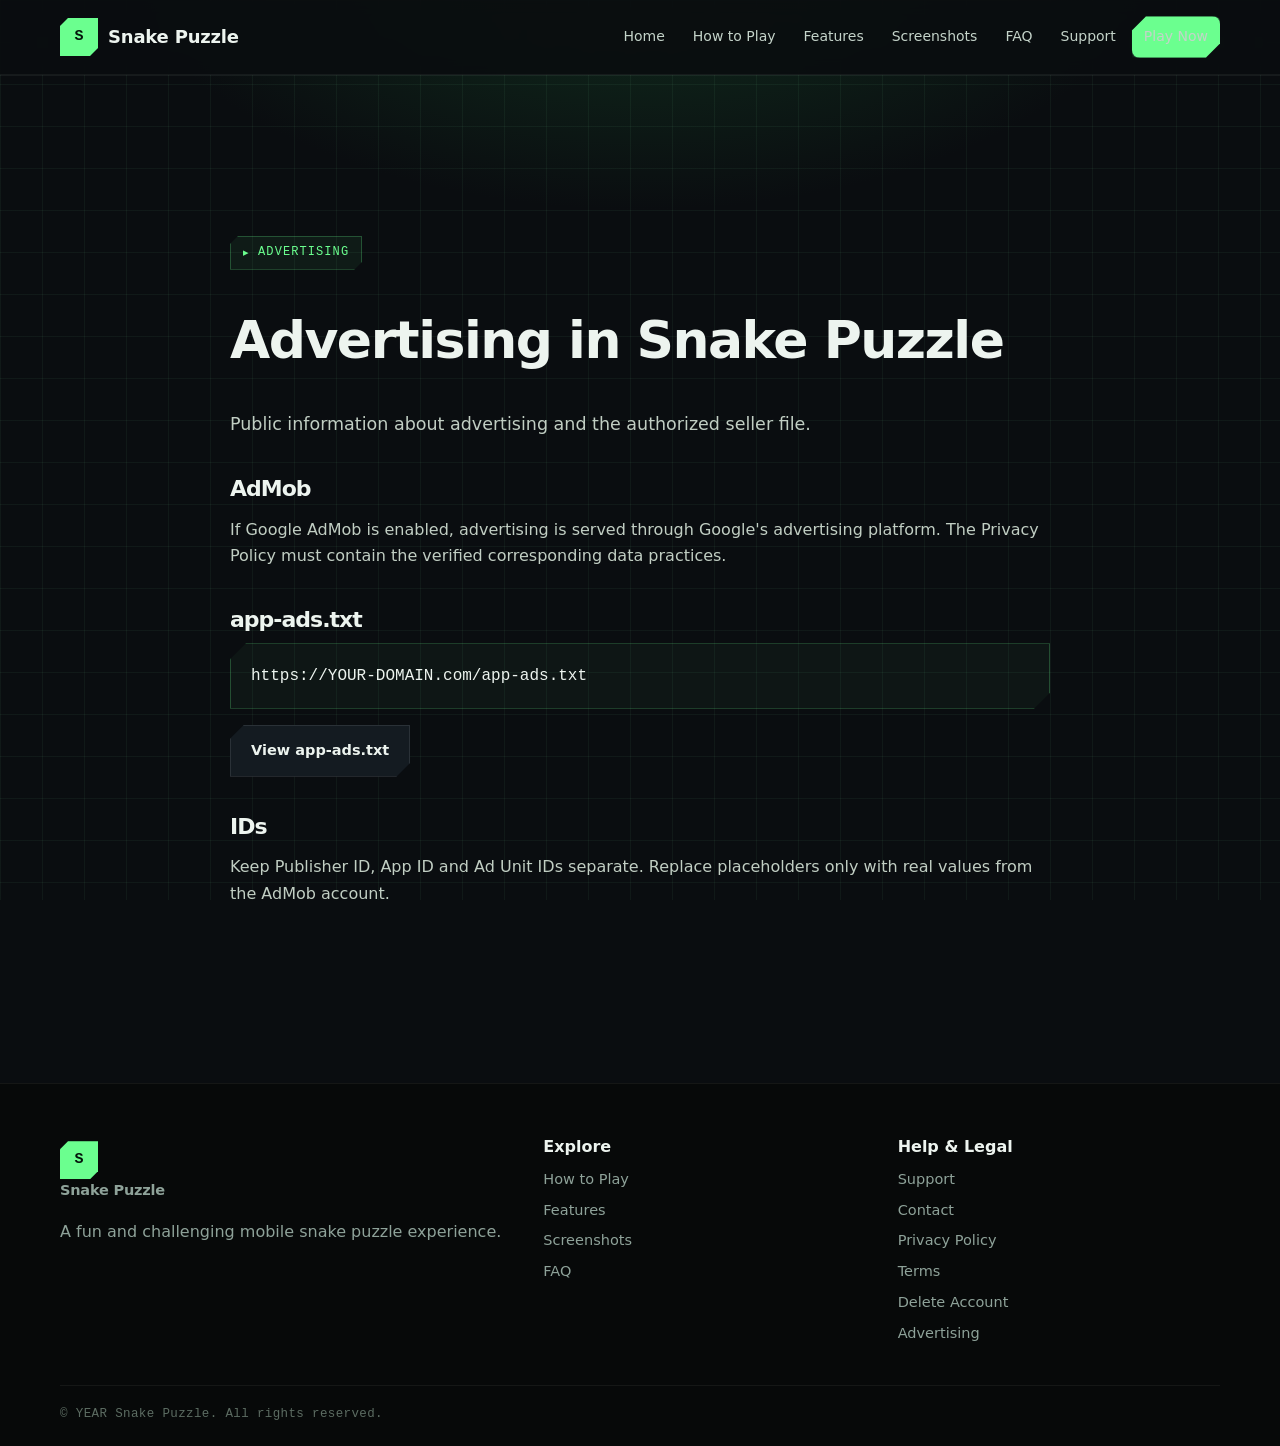
<file: ads/index.html>
<!doctype html><html lang="en"><head><meta charset="utf-8"><meta name="viewport" content="width=device-width,initial-scale=1"><title>Advertising — Snake Puzzle</title><meta name="description" content="Advertising for Snake Puzzle."><link rel="canonical" href="WEBSITE_URL_HERE/"><link rel="manifest" href="../manifest.webmanifest"><link rel="stylesheet" href="../assets/css/styles.css"></head><body><header class="header"><div class="container header-in"><a class="logo" href="../"><span class="logo-mark"></span>Snake Puzzle</a><button class="menu" aria-label="Menu" aria-expanded="false">Menu</button><nav class="nav"><a href="../">Home</a><a href="../how-to-play/">How to Play</a><a href="../features/">Features</a><a href="../screenshots/">Screenshots</a><a href="../faq/">FAQ</a><a href="../support/">Support</a><a class="btn primary" href="PLAY_STORE_URL_HERE">Play Now</a></nav></div></header><main><section class="section"><div class="container legal"><span class="eyebrow">ADVERTISING</span><h1>Advertising in Snake Puzzle</h1><p class="lead">Public information about advertising and the authorized seller file.</p><h2>AdMob</h2><p>If Google AdMob is enabled, advertising is served through Google's advertising platform. The Privacy Policy must contain the verified corresponding data practices.</p><h2>app-ads.txt</h2><div class="notice"><code>https://YOUR-DOMAIN.com/app-ads.txt</code></div><p><a class="btn secondary" href="../app-ads.txt">View app-ads.txt</a></p><h2>IDs</h2><p>Keep Publisher ID, App ID and Ad Unit IDs separate. Replace placeholders only with real values from the AdMob account.</p></div></section></main><footer class="footer"><div class="container footer-grid"><div><a class="logo" href="../"><span class="logo-mark"></span>Snake Puzzle</a><p class="muted">A fun and challenging mobile snake puzzle experience.</p></div><div><strong>Explore</strong><a href="../how-to-play/">How to Play</a><a href="../features/">Features</a><a href="../screenshots/">Screenshots</a><a href="../faq/">FAQ</a></div><div><strong>Help & Legal</strong><a href="../support/">Support</a><a href="../contact/">Contact</a><a href="../privacy-policy/">Privacy Policy</a><a href="../terms/">Terms</a><a href="../delete-account/">Delete Account</a><a href="../ads/">Advertising</a></div></div><div class="container copyright">© YEAR Snake Puzzle. All rights reserved.</div></footer><script src="../assets/js/main.js" defer></script></body></html>
</file>
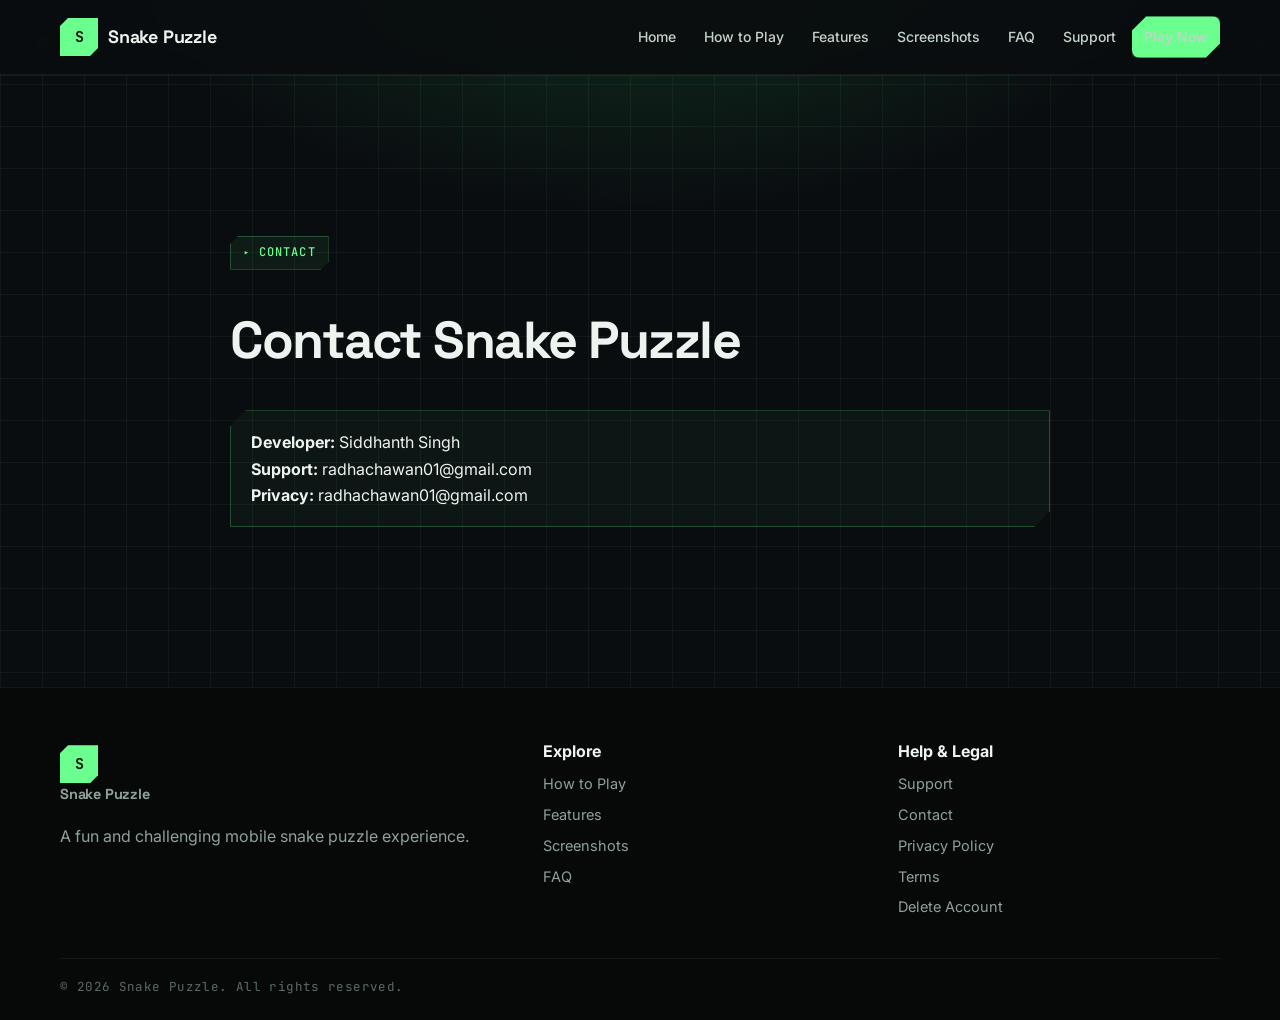
<file: contact/index.html>
<!doctype html><html lang="en"><head><meta charset="utf-8"><meta name="viewport" content="width=device-width,initial-scale=1"><title>Contact — Snake Puzzle</title><meta name="description" content="Contact for Snake Puzzle."><link rel="canonical" href="WEBSITE_URL_HERE/"><link rel="manifest" href="../manifest.webmanifest"><link rel="preconnect" href="https://fonts.googleapis.com"><link rel="preconnect" href="https://fonts.gstatic.com" crossorigin><link href="https://fonts.googleapis.com/css2?family=Space+Grotesk:wght@500;700;800&family=JetBrains+Mono:wght@500;700&family=Inter:wght@400;500;600&display=swap" rel="stylesheet"><link rel="stylesheet" href="../assets/css/styles.css"></head><body><header class="header"><div class="container header-in"><a class="logo" href="../"><span class="logo-mark"></span>Snake Puzzle</a><button class="menu" aria-label="Menu" aria-expanded="false">Menu</button><nav class="nav"><a href="../">Home</a><a href="../how-to-play/">How to Play</a><a href="../features/">Features</a><a href="../screenshots/">Screenshots</a><a href="../faq/">FAQ</a><a href="../support/">Support</a><a class="btn primary" href="PLAY_STORE_URL_HERE">Play Now</a></nav></div></header><main><section class="section"><div class="container legal"><span class="eyebrow">CONTACT</span><h1>Contact Snake Puzzle</h1><div class="notice"><strong>Developer:</strong> Siddhanth Singh<br><strong>Support:</strong> radhachawan01@gmail.com<br><strong>Privacy:</strong> radhachawan01@gmail.com</div></div></section></main><footer class="footer"><div class="container footer-grid"><div><a class="logo" href="../"><span class="logo-mark"></span>Snake Puzzle</a><p class="muted">A fun and challenging mobile snake puzzle experience.</p></div><div><strong>Explore</strong><a href="../how-to-play/">How to Play</a><a href="../features/">Features</a><a href="../screenshots/">Screenshots</a><a href="../faq/">FAQ</a></div><div><strong>Help & Legal</strong><a href="../support/">Support</a><a href="../contact/">Contact</a><a href="../privacy-policy/">Privacy Policy</a><a href="../terms/">Terms</a><a href="../delete-account/">Delete Account</a></div></div><div class="container copyright">© 2026 Snake Puzzle. All rights reserved.</div></footer><script src="../assets/js/main.js" defer></script></body></html>
</file>
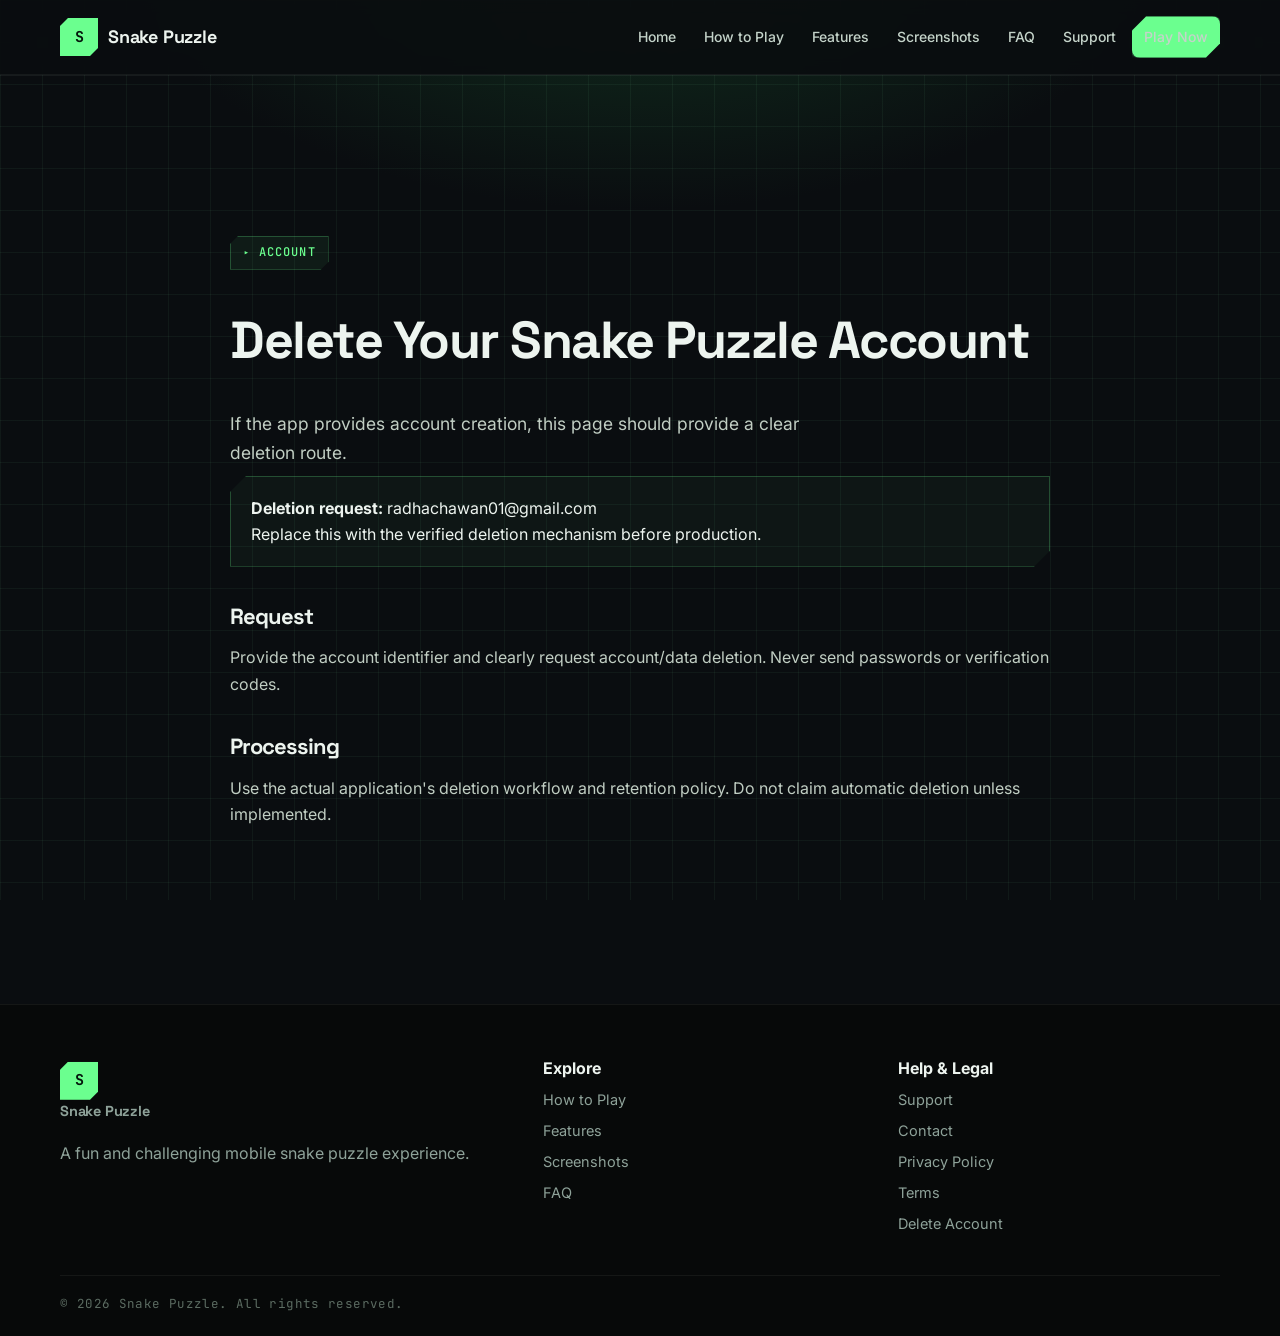
<file: delete-account/index.html>
<!doctype html><html lang="en"><head><meta charset="utf-8"><meta name="viewport" content="width=device-width,initial-scale=1"><title>Delete Account — Snake Puzzle</title><meta name="description" content="Delete Account for Snake Puzzle."><link rel="canonical" href="WEBSITE_URL_HERE/"><link rel="manifest" href="../manifest.webmanifest"><link rel="preconnect" href="https://fonts.googleapis.com"><link rel="preconnect" href="https://fonts.gstatic.com" crossorigin><link href="https://fonts.googleapis.com/css2?family=Space+Grotesk:wght@500;700;800&family=JetBrains+Mono:wght@500;700&family=Inter:wght@400;500;600&display=swap" rel="stylesheet"><link rel="stylesheet" href="../assets/css/styles.css"></head><body><header class="header"><div class="container header-in"><a class="logo" href="../"><span class="logo-mark"></span>Snake Puzzle</a><button class="menu" aria-label="Menu" aria-expanded="false">Menu</button><nav class="nav"><a href="../">Home</a><a href="../how-to-play/">How to Play</a><a href="../features/">Features</a><a href="../screenshots/">Screenshots</a><a href="../faq/">FAQ</a><a href="../support/">Support</a><a class="btn primary" href="PLAY_STORE_URL_HERE">Play Now</a></nav></div></header><main><section class="section"><div class="container legal"><span class="eyebrow">ACCOUNT</span><h1>Delete Your Snake Puzzle Account</h1><p class="lead">If the app provides account creation, this page should provide a clear deletion route.</p><div class="notice"><strong>Deletion request:</strong> radhachawan01@gmail.com<br>Replace this with the verified deletion mechanism before production.</div><h2>Request</h2><p>Provide the account identifier and clearly request account/data deletion. Never send passwords or verification codes.</p><h2>Processing</h2><p>Use the actual application's deletion workflow and retention policy. Do not claim automatic deletion unless implemented.</p></div></section></main><footer class="footer"><div class="container footer-grid"><div><a class="logo" href="../"><span class="logo-mark"></span>Snake Puzzle</a><p class="muted">A fun and challenging mobile snake puzzle experience.</p></div><div><strong>Explore</strong><a href="../how-to-play/">How to Play</a><a href="../features/">Features</a><a href="../screenshots/">Screenshots</a><a href="../faq/">FAQ</a></div><div><strong>Help & Legal</strong><a href="../support/">Support</a><a href="../contact/">Contact</a><a href="../privacy-policy/">Privacy Policy</a><a href="../terms/">Terms</a><a href="../delete-account/">Delete Account</a></div></div><div class="container copyright">© 2026 Snake Puzzle. All rights reserved.</div></footer><script src="../assets/js/main.js" defer></script></body></html>
</file>
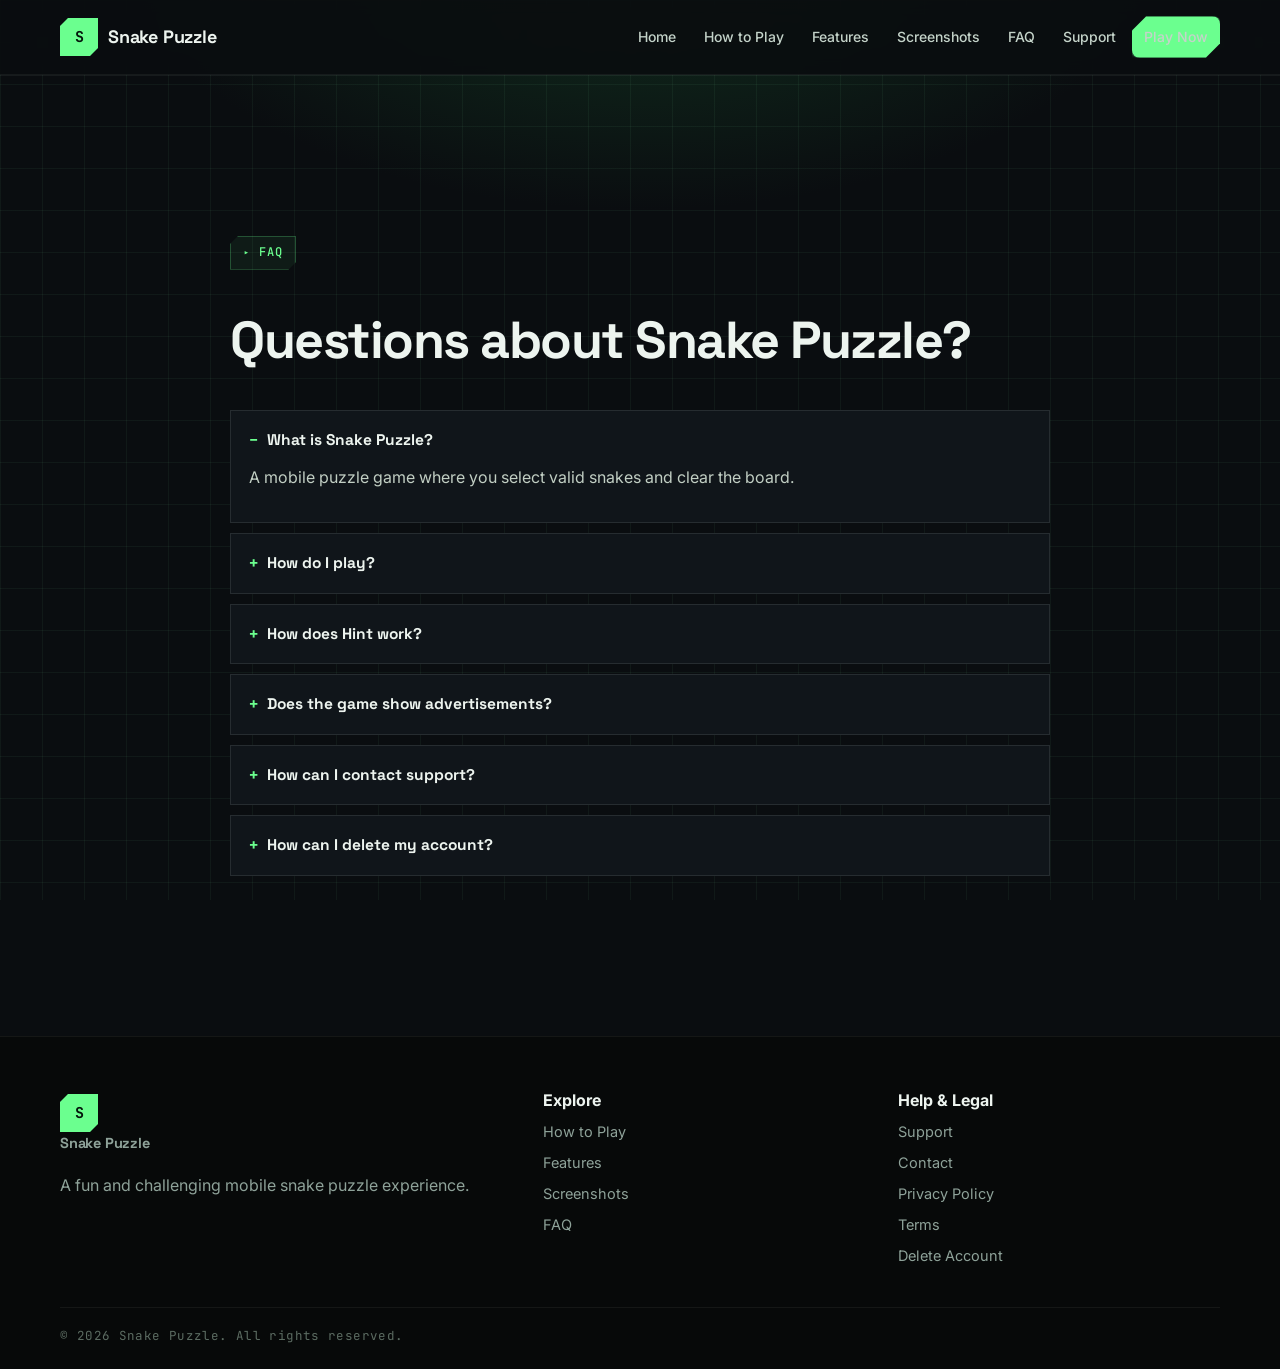
<file: faq/index.html>
<!doctype html><html lang="en"><head><meta charset="utf-8"><meta name="viewport" content="width=device-width,initial-scale=1"><title>FAQ — Snake Puzzle</title><meta name="description" content="FAQ for Snake Puzzle."><link rel="canonical" href="WEBSITE_URL_HERE/"><link rel="manifest" href="../manifest.webmanifest"><link rel="preconnect" href="https://fonts.googleapis.com"><link rel="preconnect" href="https://fonts.gstatic.com" crossorigin><link href="https://fonts.googleapis.com/css2?family=Space+Grotesk:wght@500;700;800&family=JetBrains+Mono:wght@500;700&family=Inter:wght@400;500;600&display=swap" rel="stylesheet"><link rel="stylesheet" href="../assets/css/styles.css"></head><body><header class="header"><div class="container header-in"><a class="logo" href="../"><span class="logo-mark"></span>Snake Puzzle</a><button class="menu" aria-label="Menu" aria-expanded="false">Menu</button><nav class="nav"><a href="../">Home</a><a href="../how-to-play/">How to Play</a><a href="../features/">Features</a><a href="../screenshots/">Screenshots</a><a href="../faq/">FAQ</a><a href="../support/">Support</a><a class="btn primary" href="PLAY_STORE_URL_HERE">Play Now</a></nav></div></header><main><section class="section"><div class="container legal"><span class="eyebrow">FAQ</span><h1>Questions about Snake Puzzle?</h1><div class="faq"><details open><summary>What is Snake Puzzle?</summary><p>A mobile puzzle game where you select valid snakes and clear the board.</p></details><details><summary>How do I play?</summary><p>Observe the board, think about the next valid move, tap the snake, and continue.</p></details><details><summary>How does Hint work?</summary><p>The intended hint highlights a valid next snake until you select it.</p></details><details><summary>Does the game show advertisements?</summary><p>If ads are enabled, see the Privacy Policy for details.</p></details><details><summary>How can I contact support?</summary><p>Use radhachawan01@gmail.com until the real support email is configured.</p></details><details><summary>How can I delete my account?</summary><p>Visit the Delete Account page if account creation is enabled.</p></details></div></div></section></main><footer class="footer"><div class="container footer-grid"><div><a class="logo" href="../"><span class="logo-mark"></span>Snake Puzzle</a><p class="muted">A fun and challenging mobile snake puzzle experience.</p></div><div><strong>Explore</strong><a href="../how-to-play/">How to Play</a><a href="../features/">Features</a><a href="../screenshots/">Screenshots</a><a href="../faq/">FAQ</a></div><div><strong>Help & Legal</strong><a href="../support/">Support</a><a href="../contact/">Contact</a><a href="../privacy-policy/">Privacy Policy</a><a href="../terms/">Terms</a><a href="../delete-account/">Delete Account</a></div></div><div class="container copyright">© 2026 Snake Puzzle. All rights reserved.</div></footer><script src="../assets/js/main.js" defer></script></body></html>
</file>
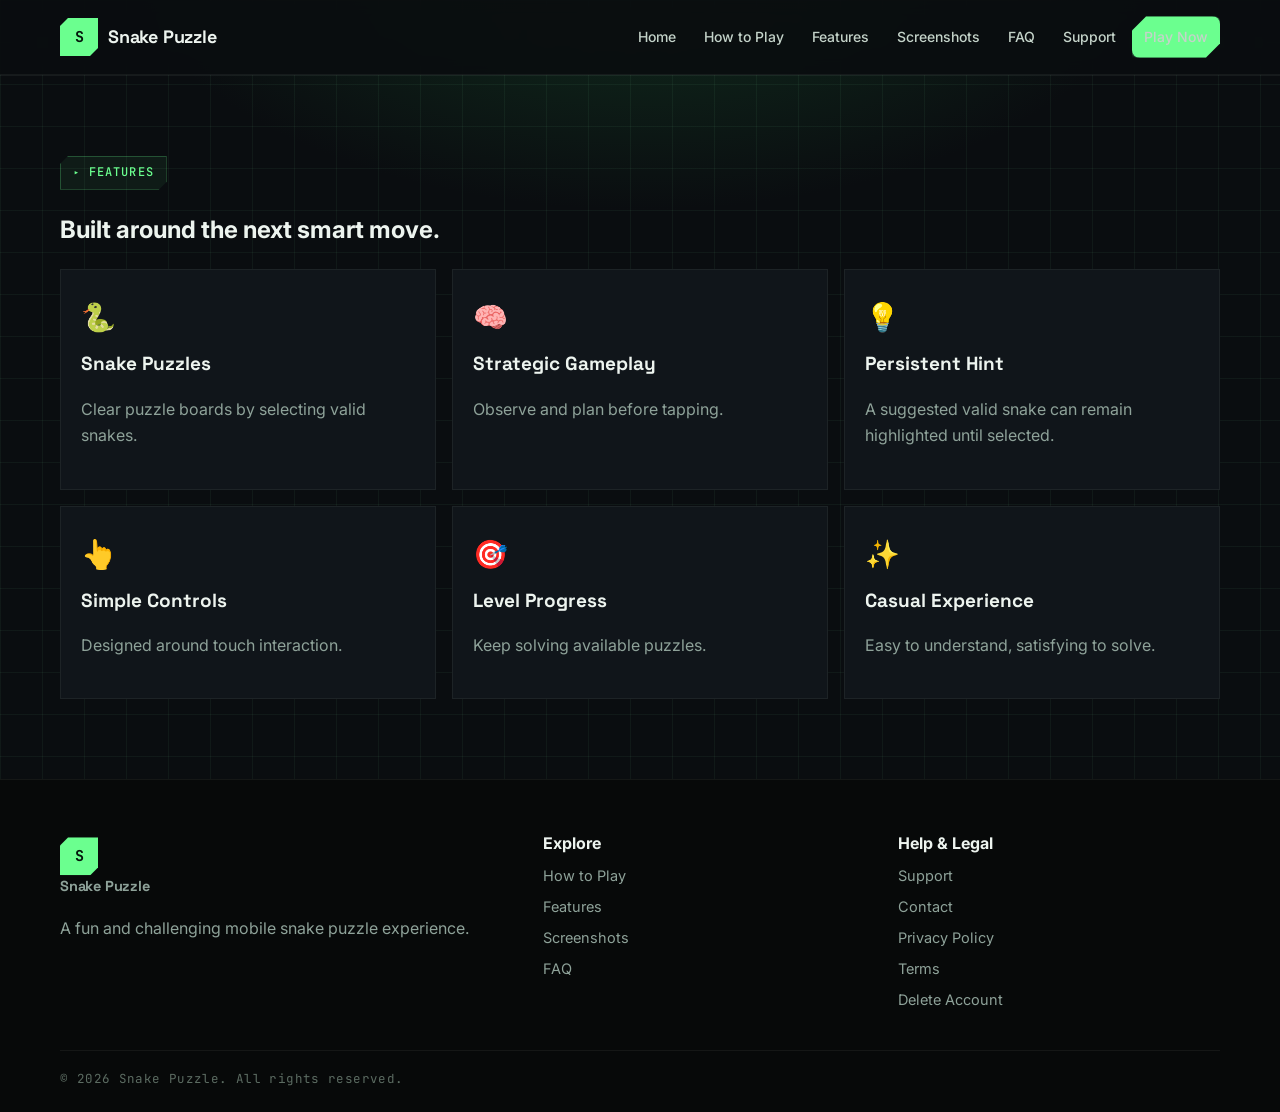
<file: features/index.html>
<!doctype html><html lang="en"><head><meta charset="utf-8"><meta name="viewport" content="width=device-width,initial-scale=1"><title>Features — Snake Puzzle</title><meta name="description" content="Features for Snake Puzzle."><link rel="canonical" href="WEBSITE_URL_HERE/"><link rel="manifest" href="../manifest.webmanifest"><link rel="preconnect" href="https://fonts.googleapis.com"><link rel="preconnect" href="https://fonts.gstatic.com" crossorigin><link href="https://fonts.googleapis.com/css2?family=Space+Grotesk:wght@500;700;800&family=JetBrains+Mono:wght@500;700&family=Inter:wght@400;500;600&display=swap" rel="stylesheet"><link rel="stylesheet" href="../assets/css/styles.css"></head><body><header class="header"><div class="container header-in"><a class="logo" href="../"><span class="logo-mark"></span>Snake Puzzle</a><button class="menu" aria-label="Menu" aria-expanded="false">Menu</button><nav class="nav"><a href="../">Home</a><a href="../how-to-play/">How to Play</a><a href="../features/">Features</a><a href="../screenshots/">Screenshots</a><a href="../faq/">FAQ</a><a href="../support/">Support</a><a class="btn primary" href="PLAY_STORE_URL_HERE">Play Now</a></nav></div></header><main><section class="section"><div class="container"><span class="eyebrow">FEATURES</span><h1>Built around the next smart move.</h1><div class="grid"><article class="card"><div class="icon">🐍</div><h3>Snake Puzzles</h3><p class="muted">Clear puzzle boards by selecting valid snakes.</p></article><article class="card"><div class="icon">🧠</div><h3>Strategic Gameplay</h3><p class="muted">Observe and plan before tapping.</p></article><article class="card"><div class="icon">💡</div><h3>Persistent Hint</h3><p class="muted">A suggested valid snake can remain highlighted until selected.</p></article><article class="card"><div class="icon">👆</div><h3>Simple Controls</h3><p class="muted">Designed around touch interaction.</p></article><article class="card"><div class="icon">🎯</div><h3>Level Progress</h3><p class="muted">Keep solving available puzzles.</p></article><article class="card"><div class="icon">✨</div><h3>Casual Experience</h3><p class="muted">Easy to understand, satisfying to solve.</p></article></div></div></section></main><footer class="footer"><div class="container footer-grid"><div><a class="logo" href="../"><span class="logo-mark"></span>Snake Puzzle</a><p class="muted">A fun and challenging mobile snake puzzle experience.</p></div><div><strong>Explore</strong><a href="../how-to-play/">How to Play</a><a href="../features/">Features</a><a href="../screenshots/">Screenshots</a><a href="../faq/">FAQ</a></div><div><strong>Help & Legal</strong><a href="../support/">Support</a><a href="../contact/">Contact</a><a href="../privacy-policy/">Privacy Policy</a><a href="../terms/">Terms</a><a href="../delete-account/">Delete Account</a></div></div><div class="container copyright">© 2026 Snake Puzzle. All rights reserved.</div></footer><script src="../assets/js/main.js" defer></script></body></html>
</file>
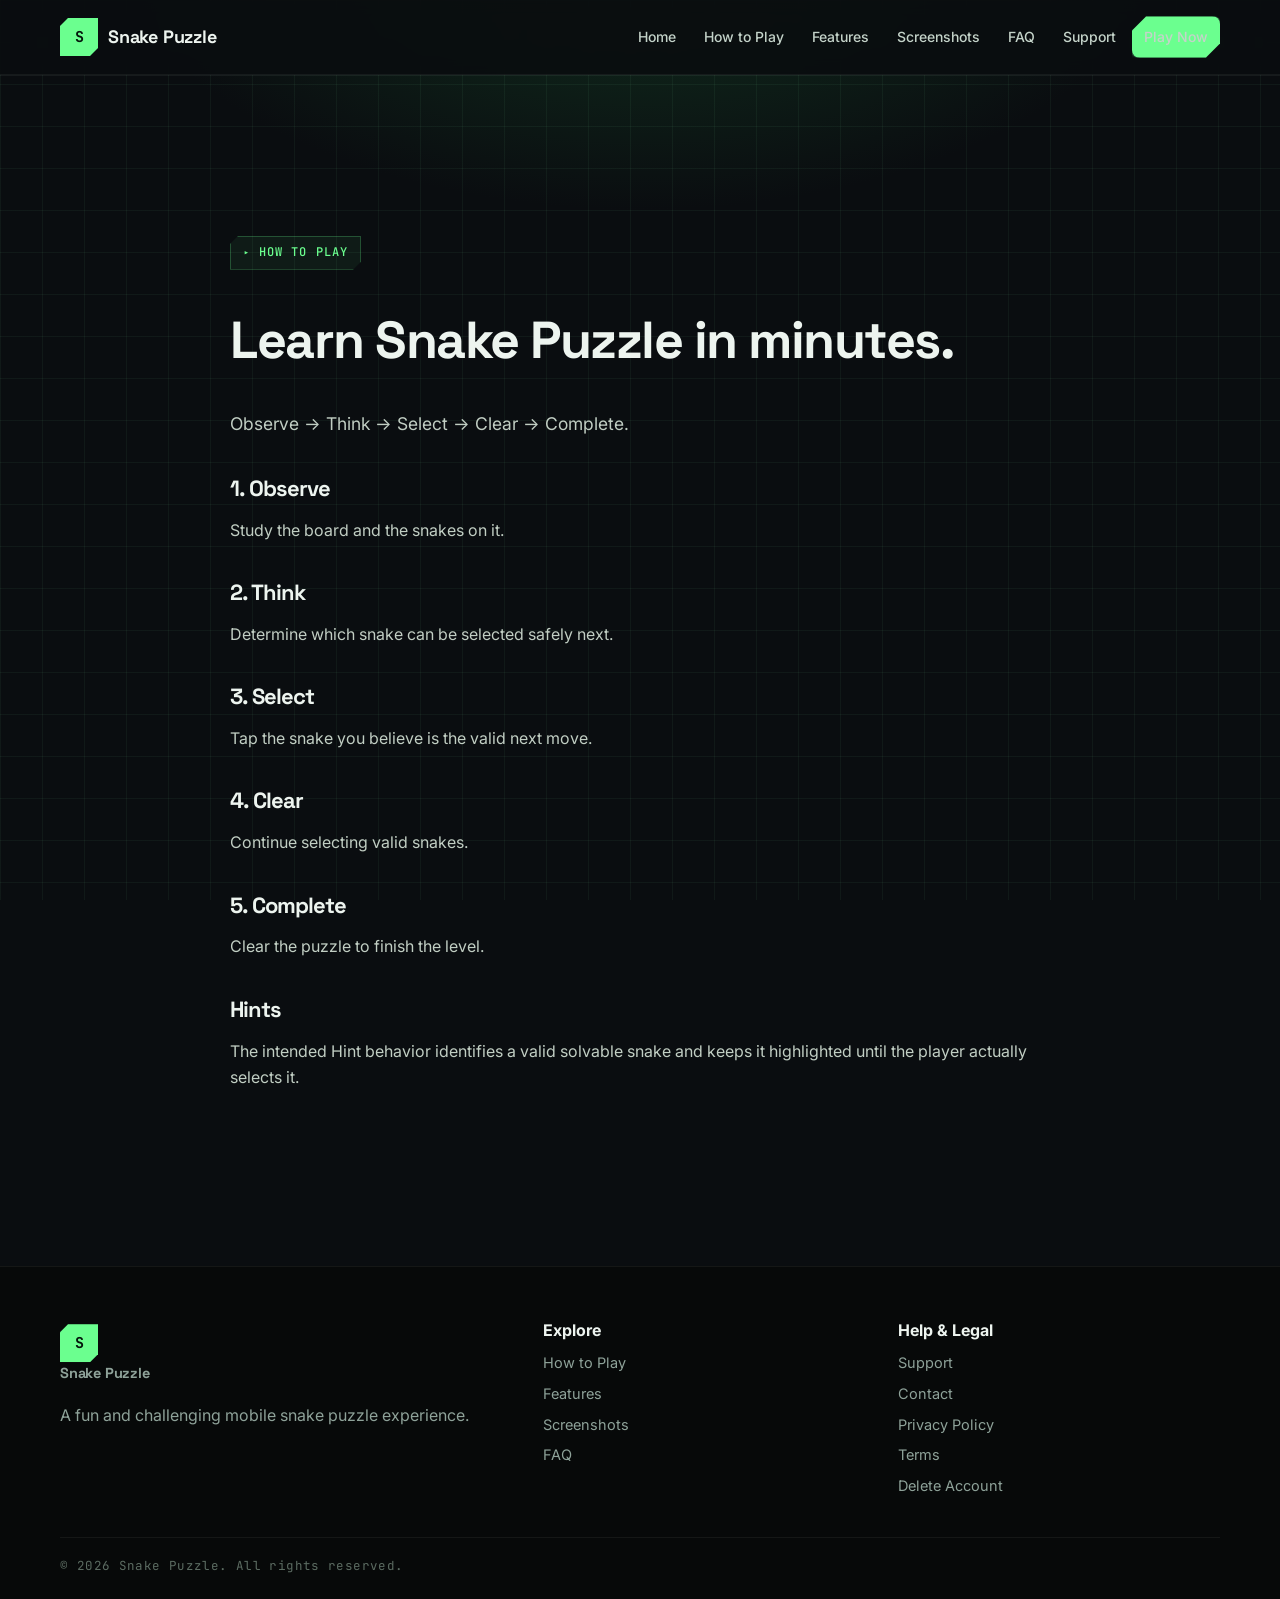
<file: how-to-play/index.html>
<!doctype html><html lang="en"><head><meta charset="utf-8"><meta name="viewport" content="width=device-width,initial-scale=1"><title>How to Play — Snake Puzzle</title><meta name="description" content="How to Play for Snake Puzzle."><link rel="canonical" href="WEBSITE_URL_HERE/"><link rel="manifest" href="../manifest.webmanifest"><link rel="preconnect" href="https://fonts.googleapis.com"><link rel="preconnect" href="https://fonts.gstatic.com" crossorigin><link href="https://fonts.googleapis.com/css2?family=Space+Grotesk:wght@500;700;800&family=JetBrains+Mono:wght@500;700&family=Inter:wght@400;500;600&display=swap" rel="stylesheet"><link rel="stylesheet" href="../assets/css/styles.css"></head><body><header class="header"><div class="container header-in"><a class="logo" href="../"><span class="logo-mark"></span>Snake Puzzle</a><button class="menu" aria-label="Menu" aria-expanded="false">Menu</button><nav class="nav"><a href="../">Home</a><a href="../how-to-play/">How to Play</a><a href="../features/">Features</a><a href="../screenshots/">Screenshots</a><a href="../faq/">FAQ</a><a href="../support/">Support</a><a class="btn primary" href="PLAY_STORE_URL_HERE">Play Now</a></nav></div></header><main><section class="section"><div class="container legal"><span class="eyebrow">HOW TO PLAY</span><h1>Learn Snake Puzzle in minutes.</h1><p class="lead">Observe → Think → Select → Clear → Complete.</p><h2>1. Observe</h2><p>Study the board and the snakes on it.</p><h2>2. Think</h2><p>Determine which snake can be selected safely next.</p><h2>3. Select</h2><p>Tap the snake you believe is the valid next move.</p><h2>4. Clear</h2><p>Continue selecting valid snakes.</p><h2>5. Complete</h2><p>Clear the puzzle to finish the level.</p><h2>Hints</h2><p>The intended Hint behavior identifies a valid solvable snake and keeps it highlighted until the player actually selects it.</p></div></section></main><footer class="footer"><div class="container footer-grid"><div><a class="logo" href="../"><span class="logo-mark"></span>Snake Puzzle</a><p class="muted">A fun and challenging mobile snake puzzle experience.</p></div><div><strong>Explore</strong><a href="../how-to-play/">How to Play</a><a href="../features/">Features</a><a href="../screenshots/">Screenshots</a><a href="../faq/">FAQ</a></div><div><strong>Help & Legal</strong><a href="../support/">Support</a><a href="../contact/">Contact</a><a href="../privacy-policy/">Privacy Policy</a><a href="../terms/">Terms</a><a href="../delete-account/">Delete Account</a></div></div><div class="container copyright">© 2026 Snake Puzzle. All rights reserved.</div></footer><script src="../assets/js/main.js" defer></script></body></html>
</file>
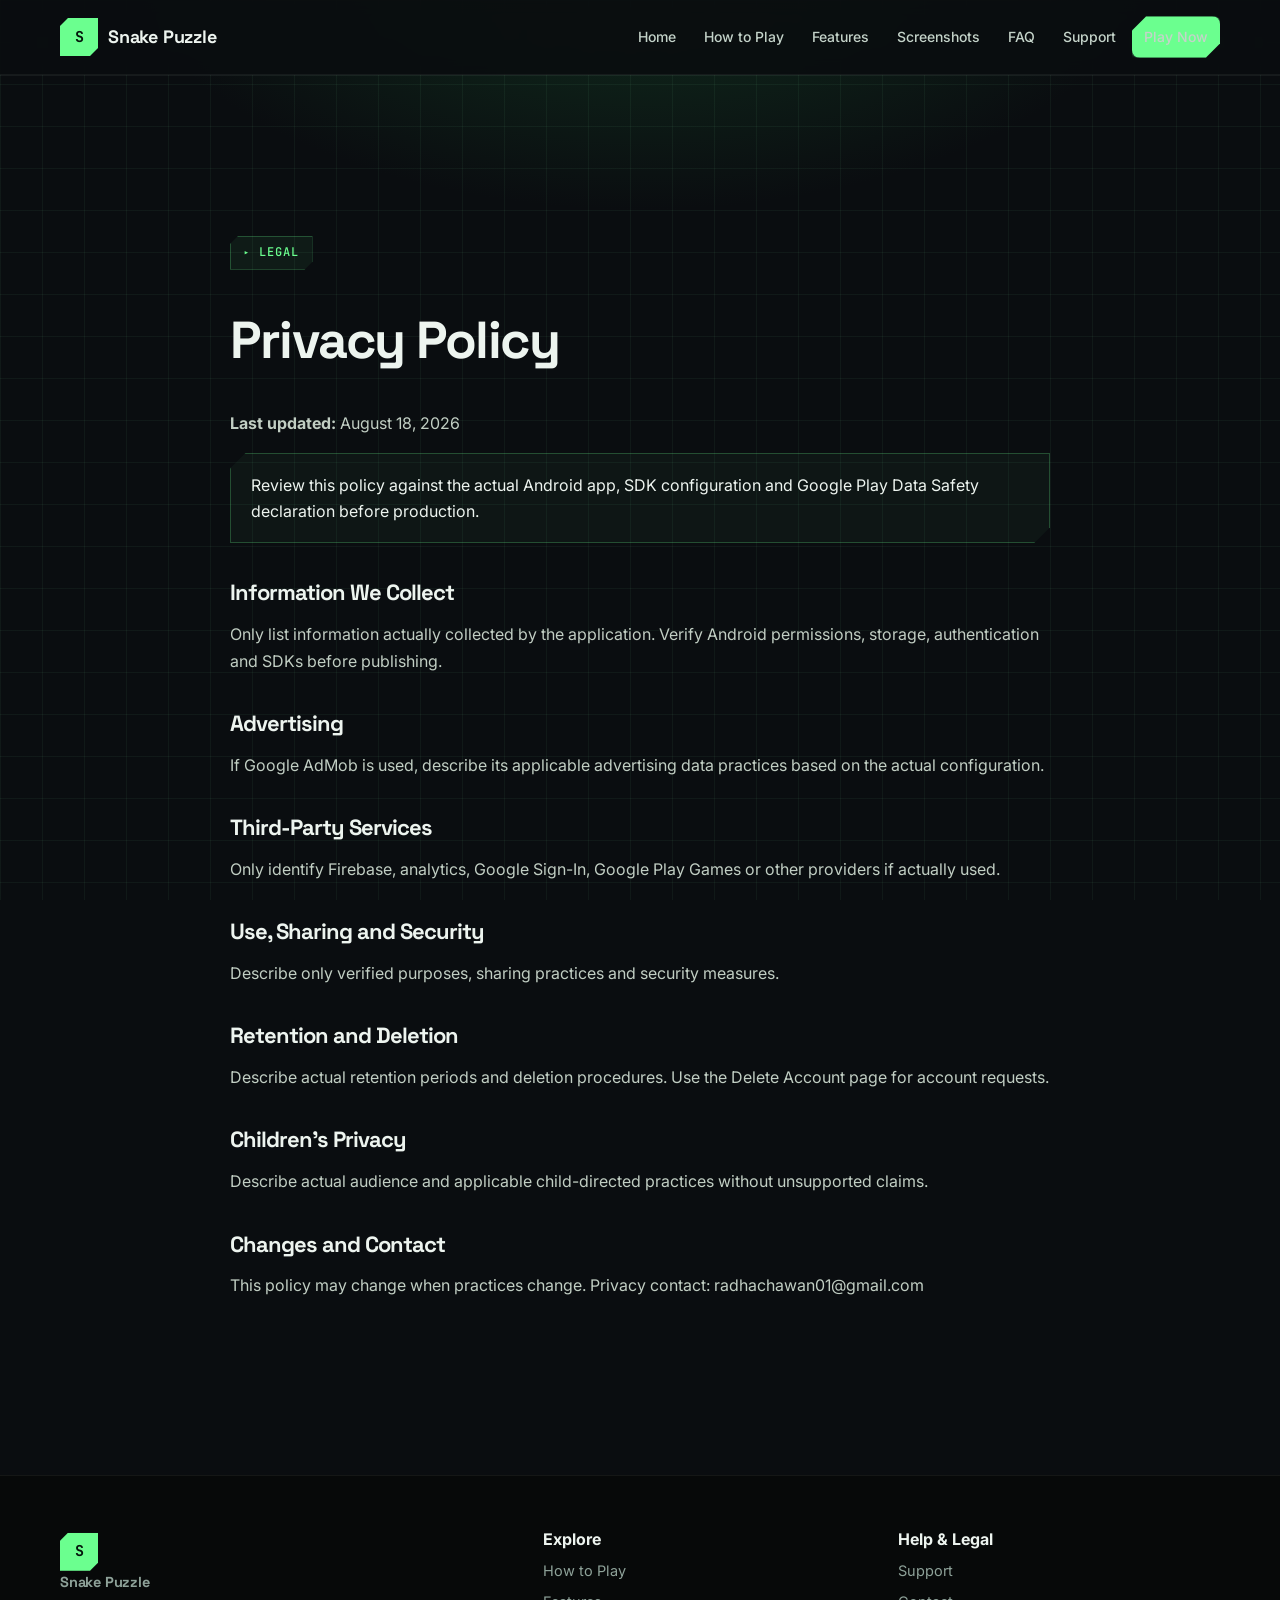
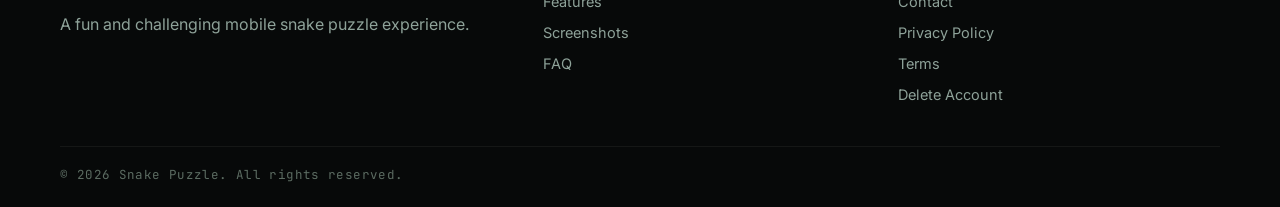
<file: privacy-policy/index.html>
<!doctype html><html lang="en"><head><meta charset="utf-8"><meta name="viewport" content="width=device-width,initial-scale=1"><title>Privacy Policy — Snake Puzzle</title><meta name="description" content="Privacy Policy for Snake Puzzle."><link rel="canonical" href="WEBSITE_URL_HERE/"><link rel="manifest" href="../manifest.webmanifest"><link rel="preconnect" href="https://fonts.googleapis.com"><link rel="preconnect" href="https://fonts.gstatic.com" crossorigin><link href="https://fonts.googleapis.com/css2?family=Space+Grotesk:wght@500;700;800&family=JetBrains+Mono:wght@500;700&family=Inter:wght@400;500;600&display=swap" rel="stylesheet"><link rel="stylesheet" href="../assets/css/styles.css"></head><body><header class="header"><div class="container header-in"><a class="logo" href="../"><span class="logo-mark"></span>Snake Puzzle</a><button class="menu" aria-label="Menu" aria-expanded="false">Menu</button><nav class="nav"><a href="../">Home</a><a href="../how-to-play/">How to Play</a><a href="../features/">Features</a><a href="../screenshots/">Screenshots</a><a href="../faq/">FAQ</a><a href="../support/">Support</a><a class="btn primary" href="PLAY_STORE_URL_HERE">Play Now</a></nav></div></header><main><section class="section"><div class="container legal"><span class="eyebrow">LEGAL</span><h1>Privacy Policy</h1><p><strong>Last updated:</strong> August 18, 2026</p><div class="notice">Review this policy against the actual Android app, SDK configuration and Google Play Data Safety declaration before production.</div><h2>Information We Collect</h2><p>Only list information actually collected by the application. Verify Android permissions, storage, authentication and SDKs before publishing.</p><h2>Advertising</h2><p>If Google AdMob is used, describe its applicable advertising data practices based on the actual configuration.</p><h2>Third-Party Services</h2><p>Only identify Firebase, analytics, Google Sign-In, Google Play Games or other providers if actually used.</p><h2>Use, Sharing and Security</h2><p>Describe only verified purposes, sharing practices and security measures.</p><h2>Retention and Deletion</h2><p>Describe actual retention periods and deletion procedures. Use the Delete Account page for account requests.</p><h2>Children's Privacy</h2><p>Describe actual audience and applicable child-directed practices without unsupported claims.</p><h2>Changes and Contact</h2><p>This policy may change when practices change. Privacy contact: radhachawan01@gmail.com</p></div></section></main><footer class="footer"><div class="container footer-grid"><div><a class="logo" href="../"><span class="logo-mark"></span>Snake Puzzle</a><p class="muted">A fun and challenging mobile snake puzzle experience.</p></div><div><strong>Explore</strong><a href="../how-to-play/">How to Play</a><a href="../features/">Features</a><a href="../screenshots/">Screenshots</a><a href="../faq/">FAQ</a></div><div><strong>Help & Legal</strong><a href="../support/">Support</a><a href="../contact/">Contact</a><a href="../privacy-policy/">Privacy Policy</a><a href="../terms/">Terms</a><a href="../delete-account/">Delete Account</a></div></div><div class="container copyright">© 2026 Snake Puzzle. All rights reserved.</div></footer><script src="../assets/js/main.js" defer></script></body></html>
</file>
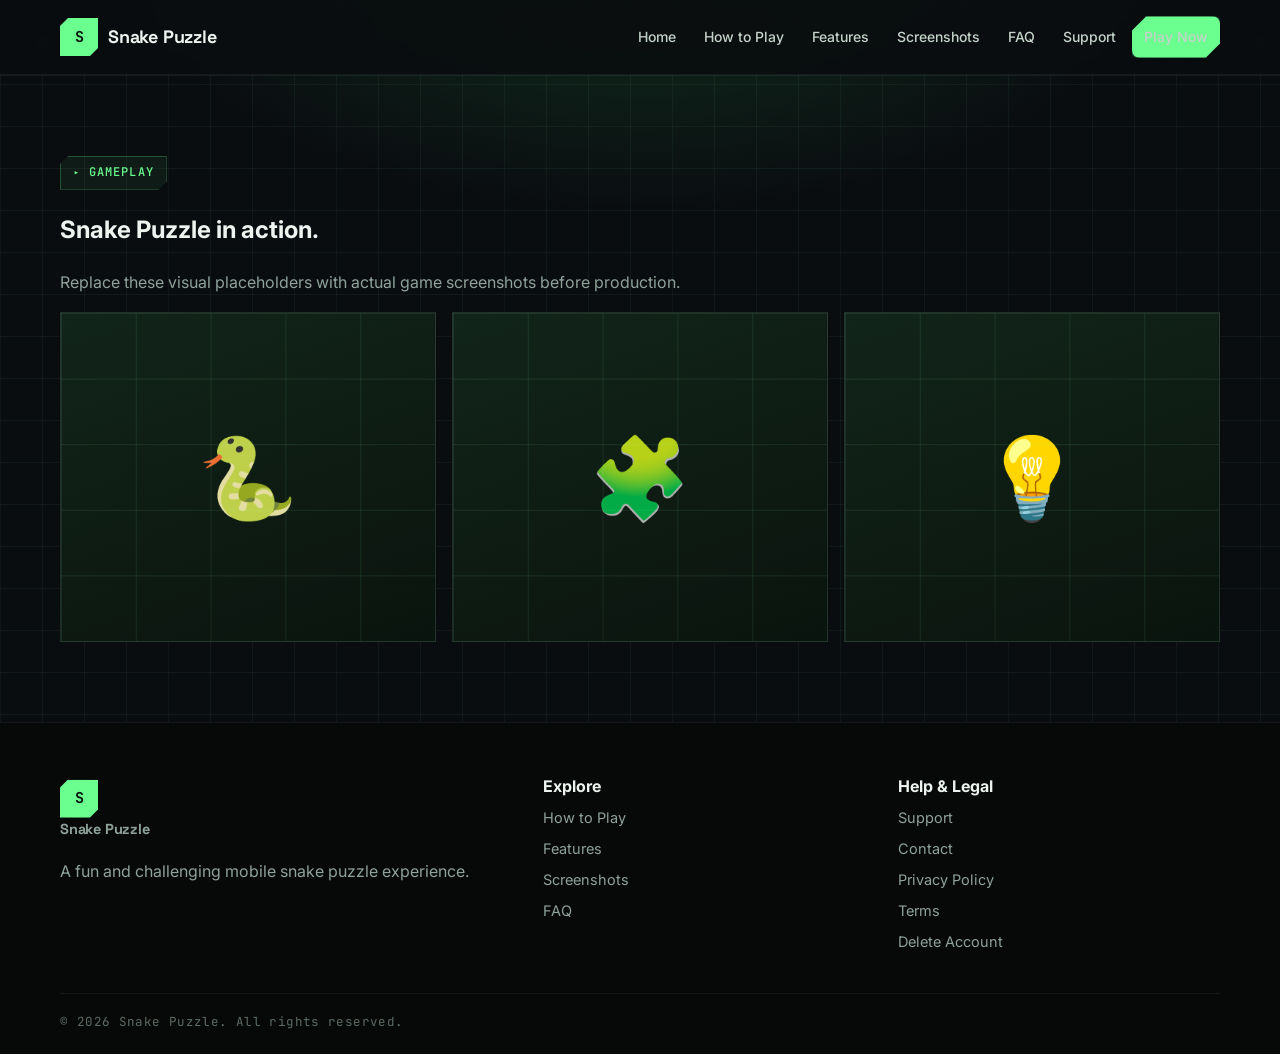
<file: screenshots/index.html>
<!doctype html><html lang="en"><head><meta charset="utf-8"><meta name="viewport" content="width=device-width,initial-scale=1"><title>Screenshots — Snake Puzzle</title><meta name="description" content="Screenshots for Snake Puzzle."><link rel="canonical" href="WEBSITE_URL_HERE/"><link rel="manifest" href="../manifest.webmanifest"><link rel="preconnect" href="https://fonts.googleapis.com"><link rel="preconnect" href="https://fonts.gstatic.com" crossorigin><link href="https://fonts.googleapis.com/css2?family=Space+Grotesk:wght@500;700;800&family=JetBrains+Mono:wght@500;700&family=Inter:wght@400;500;600&display=swap" rel="stylesheet"><link rel="stylesheet" href="../assets/css/styles.css"></head><body><header class="header"><div class="container header-in"><a class="logo" href="../"><span class="logo-mark"></span>Snake Puzzle</a><button class="menu" aria-label="Menu" aria-expanded="false">Menu</button><nav class="nav"><a href="../">Home</a><a href="../how-to-play/">How to Play</a><a href="../features/">Features</a><a href="../screenshots/">Screenshots</a><a href="../faq/">FAQ</a><a href="../support/">Support</a><a class="btn primary" href="PLAY_STORE_URL_HERE">Play Now</a></nav></div></header><main><section class="section"><div class="container"><span class="eyebrow">GAMEPLAY</span><h1>Snake Puzzle in action.</h1><p class="muted">Replace these visual placeholders with actual game screenshots before production.</p><div class="gallery"><div class="shot">🐍</div><div class="shot">🧩</div><div class="shot">💡</div></div></div></section></main><footer class="footer"><div class="container footer-grid"><div><a class="logo" href="../"><span class="logo-mark"></span>Snake Puzzle</a><p class="muted">A fun and challenging mobile snake puzzle experience.</p></div><div><strong>Explore</strong><a href="../how-to-play/">How to Play</a><a href="../features/">Features</a><a href="../screenshots/">Screenshots</a><a href="../faq/">FAQ</a></div><div><strong>Help & Legal</strong><a href="../support/">Support</a><a href="../contact/">Contact</a><a href="../privacy-policy/">Privacy Policy</a><a href="../terms/">Terms</a><a href="../delete-account/">Delete Account</a></div></div><div class="container copyright">© 2026 Snake Puzzle. All rights reserved.</div></footer><script src="../assets/js/main.js" defer></script></body></html>
</file>
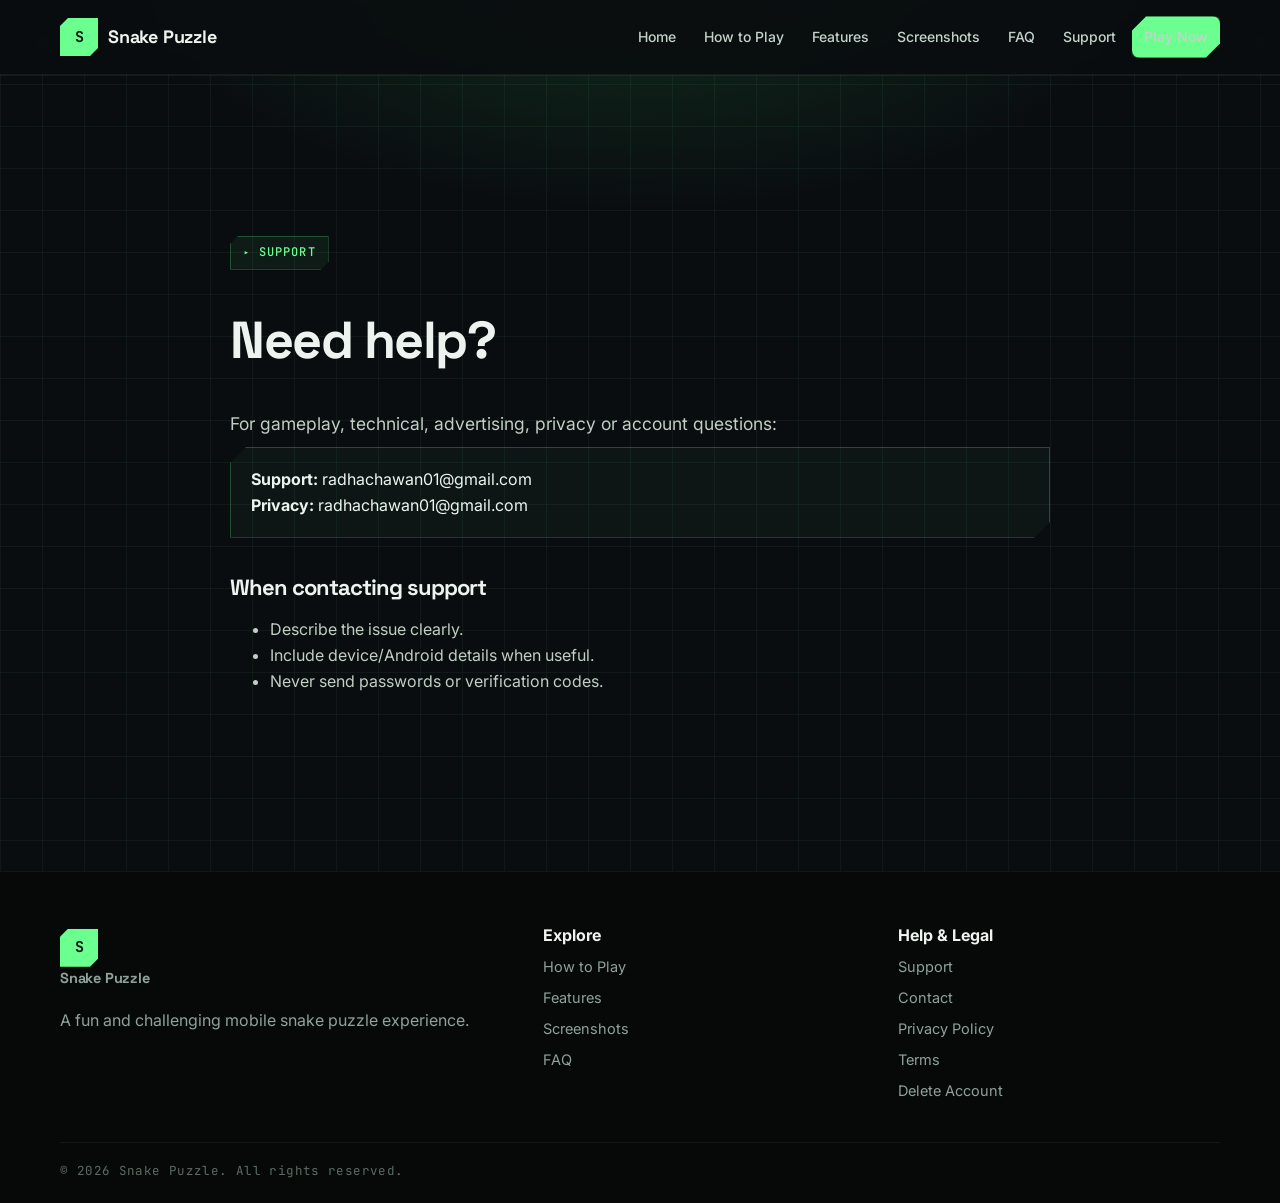
<file: support/index.html>
<!doctype html><html lang="en"><head><meta charset="utf-8"><meta name="viewport" content="width=device-width,initial-scale=1"><title>Support — Snake Puzzle</title><meta name="description" content="Support for Snake Puzzle."><link rel="canonical" href="WEBSITE_URL_HERE/"><link rel="manifest" href="../manifest.webmanifest"><link rel="preconnect" href="https://fonts.googleapis.com"><link rel="preconnect" href="https://fonts.gstatic.com" crossorigin><link href="https://fonts.googleapis.com/css2?family=Space+Grotesk:wght@500;700;800&family=JetBrains+Mono:wght@500;700&family=Inter:wght@400;500;600&display=swap" rel="stylesheet"><link rel="stylesheet" href="../assets/css/styles.css"></head><body><header class="header"><div class="container header-in"><a class="logo" href="../"><span class="logo-mark"></span>Snake Puzzle</a><button class="menu" aria-label="Menu" aria-expanded="false">Menu</button><nav class="nav"><a href="../">Home</a><a href="../how-to-play/">How to Play</a><a href="../features/">Features</a><a href="../screenshots/">Screenshots</a><a href="../faq/">FAQ</a><a href="../support/">Support</a><a class="btn primary" href="PLAY_STORE_URL_HERE">Play Now</a></nav></div></header><main><section class="section"><div class="container legal"><span class="eyebrow">SUPPORT</span><h1>Need help?</h1><p class="lead">For gameplay, technical, advertising, privacy or account questions:</p><div class="notice"><strong>Support:</strong> radhachawan01@gmail.com<br><strong>Privacy:</strong> radhachawan01@gmail.com</div><h2>When contacting support</h2><ul><li>Describe the issue clearly.</li><li>Include device/Android details when useful.</li><li>Never send passwords or verification codes.</li></ul></div></section></main><footer class="footer"><div class="container footer-grid"><div><a class="logo" href="../"><span class="logo-mark"></span>Snake Puzzle</a><p class="muted">A fun and challenging mobile snake puzzle experience.</p></div><div><strong>Explore</strong><a href="../how-to-play/">How to Play</a><a href="../features/">Features</a><a href="../screenshots/">Screenshots</a><a href="../faq/">FAQ</a></div><div><strong>Help & Legal</strong><a href="../support/">Support</a><a href="../contact/">Contact</a><a href="../privacy-policy/">Privacy Policy</a><a href="../terms/">Terms</a><a href="../delete-account/">Delete Account</a></div></div><div class="container copyright">© 2026 Snake Puzzle. All rights reserved.</div></footer><script src="../assets/js/main.js" defer></script></body></html>
</file>
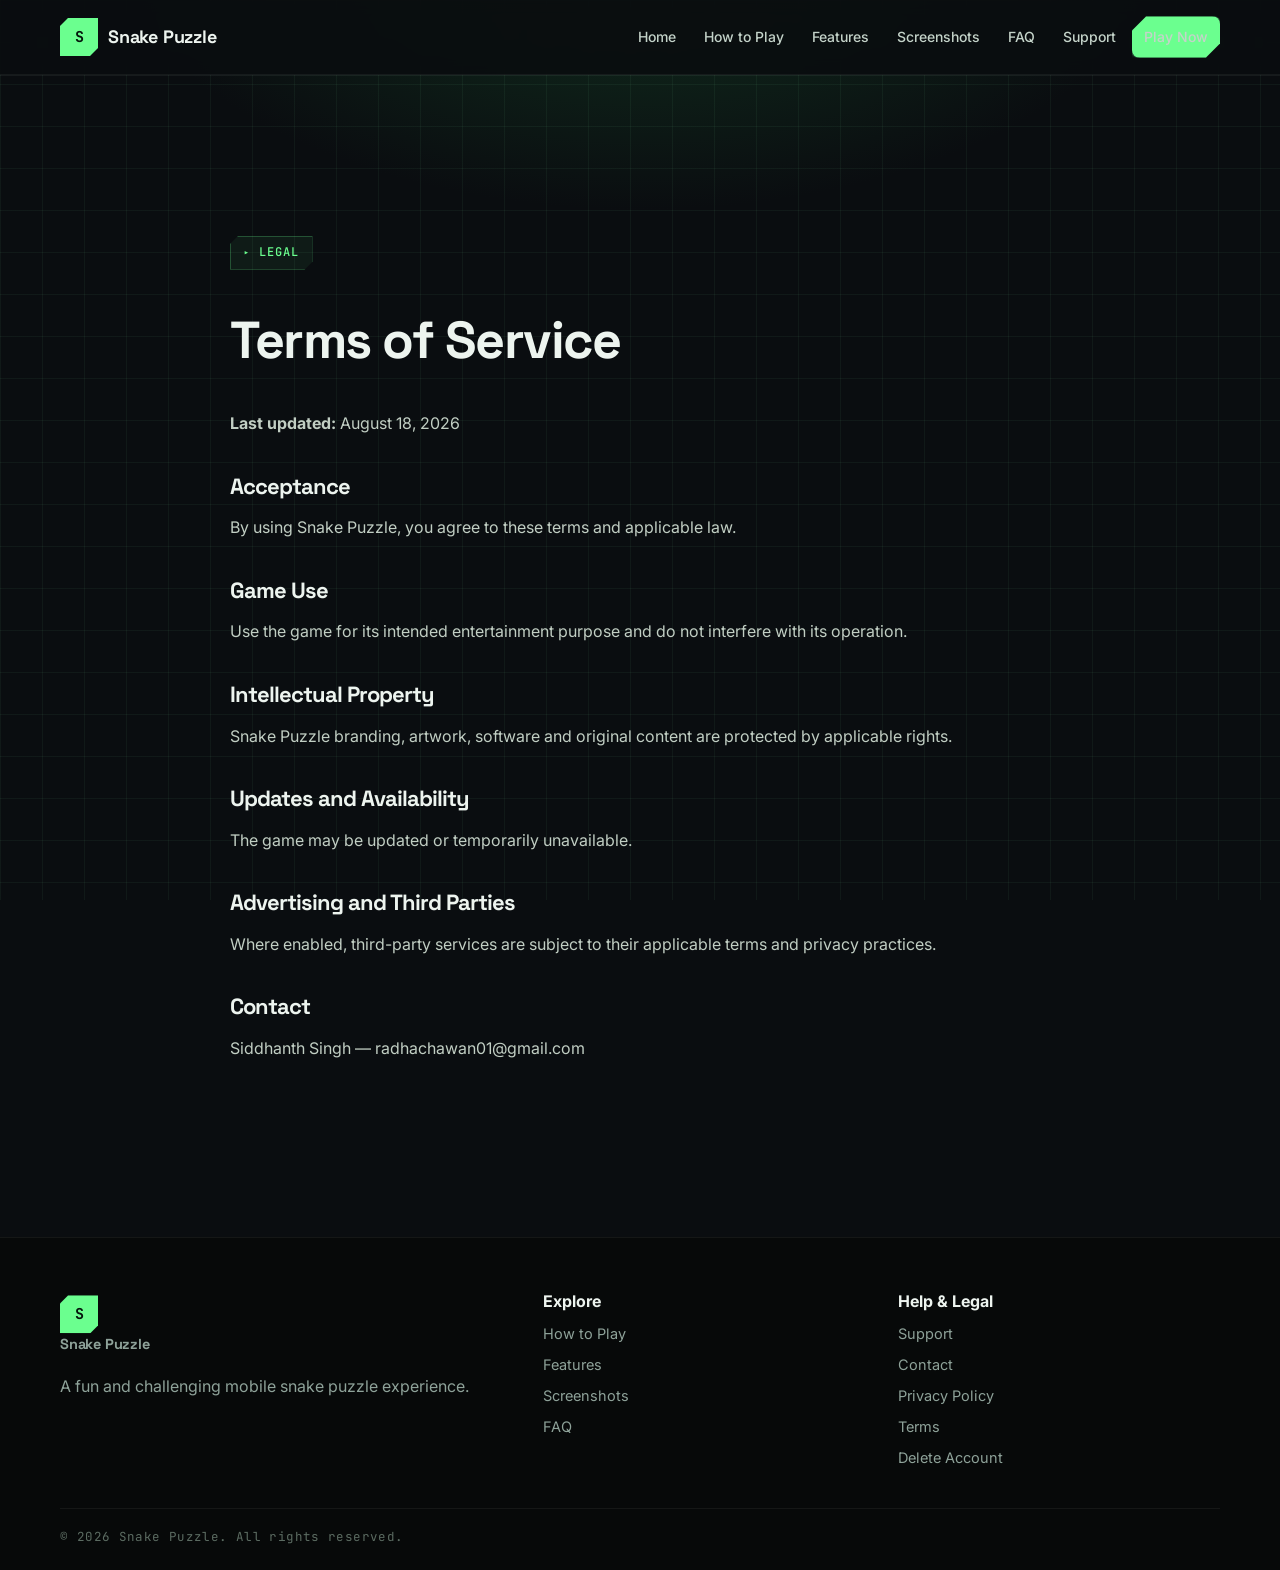
<file: terms/index.html>
<!doctype html><html lang="en"><head><meta charset="utf-8"><meta name="viewport" content="width=device-width,initial-scale=1"><title>Terms of Service — Snake Puzzle</title><meta name="description" content="Terms of Service for Snake Puzzle."><link rel="canonical" href="WEBSITE_URL_HERE/"><link rel="manifest" href="../manifest.webmanifest"><link rel="preconnect" href="https://fonts.googleapis.com"><link rel="preconnect" href="https://fonts.gstatic.com" crossorigin><link href="https://fonts.googleapis.com/css2?family=Space+Grotesk:wght@500;700;800&family=JetBrains+Mono:wght@500;700&family=Inter:wght@400;500;600&display=swap" rel="stylesheet"><link rel="stylesheet" href="../assets/css/styles.css"></head><body><header class="header"><div class="container header-in"><a class="logo" href="../"><span class="logo-mark"></span>Snake Puzzle</a><button class="menu" aria-label="Menu" aria-expanded="false">Menu</button><nav class="nav"><a href="../">Home</a><a href="../how-to-play/">How to Play</a><a href="../features/">Features</a><a href="../screenshots/">Screenshots</a><a href="../faq/">FAQ</a><a href="../support/">Support</a><a class="btn primary" href="PLAY_STORE_URL_HERE">Play Now</a></nav></div></header><main><section class="section"><div class="container legal"><span class="eyebrow">LEGAL</span><h1>Terms of Service</h1><p><strong>Last updated:</strong> August 18, 2026</p><h2>Acceptance</h2><p>By using Snake Puzzle, you agree to these terms and applicable law.</p><h2>Game Use</h2><p>Use the game for its intended entertainment purpose and do not interfere with its operation.</p><h2>Intellectual Property</h2><p>Snake Puzzle branding, artwork, software and original content are protected by applicable rights.</p><h2>Updates and Availability</h2><p>The game may be updated or temporarily unavailable.</p><h2>Advertising and Third Parties</h2><p>Where enabled, third-party services are subject to their applicable terms and privacy practices.</p><h2>Contact</h2><p>Siddhanth Singh — radhachawan01@gmail.com</p></div></section></main><footer class="footer"><div class="container footer-grid"><div><a class="logo" href="../"><span class="logo-mark"></span>Snake Puzzle</a><p class="muted">A fun and challenging mobile snake puzzle experience.</p></div><div><strong>Explore</strong><a href="../how-to-play/">How to Play</a><a href="../features/">Features</a><a href="../screenshots/">Screenshots</a><a href="../faq/">FAQ</a></div><div><strong>Help & Legal</strong><a href="../support/">Support</a><a href="../contact/">Contact</a><a href="../privacy-policy/">Privacy Policy</a><a href="../terms/">Terms</a><a href="../delete-account/">Delete Account</a></div></div><div class="container copyright">© 2026 Snake Puzzle. All rights reserved.</div></footer><script src="../assets/js/main.js" defer></script></body></html>
</file>
<file: assets/css/styles.css>
/* ============================================================
   SNAKE PUZZLE — "Grid Trace" design system
   A puzzle board rendered as a design language: graph-paper grid,
   coordinate-style HUD type, cut-corner puzzle-piece chrome, and a
   literal snake trail that threads the page like a solved path.
   ============================================================ */

:root{
  --bg:#0a0d10;
  --bg-deep:#070909;
  --grid-line:rgba(148,255,180,.05);
  --grid-line-strong:rgba(148,255,180,.09);
  --panel:#10151a;
  --panel-2:#141b21;
  --border:rgba(237,244,239,.1);
  --border-soft:rgba(237,244,239,.06);
  --text:#edf4ef;
  --muted:#8ea299;
  --accent:#6bff8f;
  --accent-dim:#2f5c3d;
  --accent-ink:#04140b;
  --accent-2:#ff7a52;
  --accent-2-dim:#5c3123;
  --font-display:'Space Grotesk',system-ui,Arial,sans-serif;
  --font-body:'Inter',system-ui,Arial,sans-serif;
  --font-mono:'JetBrains Mono',ui-monospace,Menlo,monospace;
  --cut:14px;
}

*{box-sizing:border-box}
html{scroll-behavior:smooth}
body{
  margin:0;color:var(--text);font:16px/1.65 var(--font-body);
  background:
    linear-gradient(var(--grid-line) 1px,transparent 1px) 0 0/42px 42px,
    linear-gradient(90deg,var(--grid-line) 1px,transparent 1px) 0 0/42px 42px,
    radial-gradient(ellipse 900px 500px at 50% -10%,#123521 0%,transparent 60%),
    var(--bg);
  background-attachment:fixed;
}
a{color:inherit}
.container{width:min(1160px,calc(100% - 32px));margin:auto}

/* ---------- header ---------- */
.header{position:sticky;top:0;z-index:20;background:#0a0d10ee;backdrop-filter:blur(8px);border-bottom:1px solid var(--border-soft)}
.header-in{height:74px;display:flex;justify-content:space-between;align-items:center}
.logo{display:flex;align-items:center;gap:10px;text-decoration:none;font-family:var(--font-display);font-weight:700;font-size:18px;letter-spacing:-.2px}
.logo-mark{width:38px;height:38px;background:var(--accent);display:grid;place-items:center;clip-path:polygon(8px 0,100% 0,100% calc(100% - 8px),calc(100% - 8px) 100%,0 100%,0 8px);box-shadow:0 0 22px #6bff8f4d}
.logo-mark:after{content:'S';font-family:var(--font-mono);font-weight:700;color:var(--accent-ink);font-size:15px}
.nav{display:flex;gap:4px;align-items:center}
.nav a{text-decoration:none;padding:9px 12px;border-radius:8px;color:#c4d3c9;font-size:14px;font-weight:500;transition:background .15s,color .15s}
.nav a:hover{background:var(--border-soft);color:var(--text)}
.menu{display:none;background:none;border:1px solid var(--border);color:var(--text);padding:8px 12px;font-family:var(--font-mono);font-size:12px;letter-spacing:.05em}

/* ---------- buttons — cut-corner "puzzle piece" chrome ---------- */
.btn{
  display:inline-flex;align-items:center;gap:8px;padding:13px 20px;
  text-decoration:none;font-weight:700;font-family:var(--font-body);font-size:14.5px;
  clip-path:polygon(var(--cut) 0,100% 0,100% calc(100% - var(--cut)),calc(100% - var(--cut)) 100%,0 100%,0 var(--cut));
  transition:transform .15s ease,box-shadow .15s ease,filter .15s ease;
}
.btn:hover{transform:translateY(-2px)}
.primary{background:var(--accent);color:var(--accent-ink);box-shadow:0 0 0 1px #6bff8f33,0 12px 30px -10px #6bff8f66}
.primary:hover{filter:brightness(1.08);box-shadow:0 0 0 1px #6bff8f55,0 16px 34px -8px #6bff8f88}
.secondary{background:var(--panel-2);border:1px solid var(--border);color:var(--text)}
.secondary:hover{border-color:#6bff8f55;background:#141c17}

/* ---------- eyebrow / HUD tags ---------- */
.eyebrow{
  display:inline-flex;align-items:center;gap:8px;color:var(--accent);
  background:#6bff8f0f;border:1px solid #6bff8f3d;
  padding:6px 12px;font-family:var(--font-mono);font-size:12px;font-weight:500;letter-spacing:.09em;text-transform:uppercase;
  clip-path:polygon(8px 0,100% 0,100% calc(100% - 8px),calc(100% - 8px) 100%,0 100%,0 8px);
}
.eyebrow:before{content:'▸';font-size:11px}

/* ---------- hero ---------- */
.hero{position:relative;overflow:hidden;padding:100px 0 70px;border-bottom:1px solid var(--border-soft)}
.hero3d-canvas{position:absolute;inset:0;width:100%;height:100%;display:block;z-index:0;opacity:.65;pointer-events:none;mask-image:radial-gradient(ellipse 80% 80% at 60% 40%,#000 40%,transparent 85%)}
.hero-grid{position:relative;z-index:1;display:grid;grid-template-columns:1.15fr .85fr;gap:55px;align-items:center}
.hero h1{
  font-family:var(--font-display);font-weight:700;
  font-size:clamp(46px,7vw,78px);line-height:.96;letter-spacing:-2.5px;margin:20px 0 14px;
}
.hero h1 span{color:var(--accent);position:relative;white-space:nowrap}
.hero h1 span:after{content:'';position:absolute;left:0;right:-6px;bottom:6px;height:.28em;background:#6bff8f22;z-index:-1}
.hero h2{font-family:var(--font-mono);font-size:15px;font-weight:500;color:var(--muted);letter-spacing:.02em;text-transform:none;margin:0 0 16px}
.lead{font-size:17.5px;color:#aebeb4;max-width:600px;margin:0 0 8px}
.actions{display:flex;gap:12px;flex-wrap:wrap;margin:26px 0}
.pills{display:flex;gap:8px;flex-wrap:wrap;list-style:none;padding:0;margin-top:22px}
.pills li{
  border:1px solid var(--border);color:#a9bcae;font-family:var(--font-mono);font-size:11.5px;letter-spacing:.03em;
  padding:7px 11px;background:#ffffff05;
}

/* ---------- phone / game board mockup ---------- */
.phone-wrap{perspective:1400px}
.phone{
  max-width:370px;margin:auto;padding:12px;background:#0d1410;border:1px solid var(--border);
  box-shadow:0 40px 80px -20px #000a,0 0 0 1px #6bff8f14,inset 0 0 0 1px #ffffff08;
  transform-style:preserve-3d;will-change:transform;animation:floatPhone 7s ease-in-out infinite;
  clip-path:polygon(22px 0,100% 0,100% calc(100% - 22px),calc(100% - 22px) 100%,0 100%,0 22px);
}
@keyframes floatPhone{0%,100%{transform:translateY(0) rotateY(-7deg) rotateX(3deg)}50%{transform:translateY(-14px) rotateY(7deg) rotateX(-3deg)}}
@media(prefers-reduced-motion:reduce){.phone{animation:none;transform:none}}
.screen{height:560px;background:#070a08;padding:16px;color:var(--text);position:relative;overflow:hidden}
.gamebar{display:flex;justify-content:space-between;align-items:center;font-family:var(--font-mono);font-size:11px;letter-spacing:.08em;color:var(--accent);text-transform:uppercase;padding-bottom:12px;border-bottom:1px solid var(--border-soft)}
.board{
  height:410px;margin-top:16px;position:relative;
  background:
    linear-gradient(var(--grid-line-strong) 1px,transparent 1px) 0 0/13.5% 12.5%,
    linear-gradient(90deg,var(--grid-line-strong) 1px,transparent 1px) 0 0/13.5% 12.5%,
    #0a0f0b;
  display:grid;place-items:center;
}
.board-svg{width:100%;height:100%}
.board-node{fill:#1c2a20;stroke:var(--border);stroke-width:1}
.board-node.on{fill:var(--accent);filter:drop-shadow(0 0 6px #6bff8f)}
.board-node.head{fill:#eafff0}
.board-path{fill:none;stroke:var(--accent);stroke-width:3;stroke-linecap:round;stroke-linejoin:round;filter:drop-shadow(0 0 5px #6bff8f99);stroke-dasharray:6 6;animation:dash 1.4s linear infinite}
@keyframes dash{to{stroke-dashoffset:-24}}
.snake{font-size:110px}

/* ---------- sections ---------- */
.section{padding:80px 0;border-top:1px solid var(--border-soft)}
.section h2{font-family:var(--font-display);font-weight:700;font-size:clamp(30px,4vw,42px);line-height:1.08;letter-spacing:-1px;margin:10px 0 12px}
.muted{color:var(--muted)}

/* ---------- how it works: signature snake-trail ---------- */
.steps-wrap{position:relative;margin-top:26px;padding-top:30px}
.trail-svg{position:absolute;top:0;left:0;width:100%;height:30px;overflow:visible;pointer-events:none;z-index:0}
.trail-path{fill:none;stroke:var(--accent);stroke-width:2.5;stroke-linecap:round;opacity:.85;filter:drop-shadow(0 0 6px #6bff8f88)}
.steps{position:relative;z-index:1;display:grid;grid-template-columns:repeat(5,1fr);gap:15px}
.card{
  background:var(--panel);border:1px solid var(--border-soft);padding:24px 20px;position:relative;
  transition:border-color .2s,transform .2s,background .2s;
}
.card:before,.card:after{content:'';position:absolute;width:14px;height:14px;border:1.5px solid transparent;transition:border-color .2s}
.card:before{top:-1px;left:-1px;border-top-color:var(--accent);border-left-color:var(--accent);opacity:0}
.card:after{bottom:-1px;right:-1px;border-bottom-color:var(--accent);border-right-color:var(--accent);opacity:0}
.card:hover{transform:translateY(-4px);background:var(--panel-2);border-color:var(--border)}
.card:hover:before,.card:hover:after{opacity:1}
.card h3{margin:8px 0 7px;font-family:var(--font-display);font-weight:700;font-size:19px}
.num{
  display:inline-block;color:var(--accent-ink);background:var(--accent);
  font-family:var(--font-mono);font-weight:700;font-size:11px;letter-spacing:.04em;
  padding:3px 8px;
}
.icon{font-size:28px}

/* ---------- grid (why play) ---------- */
.grid{display:grid;grid-template-columns:repeat(3,1fr);gap:16px}

/* ---------- legal / long-form ---------- */
.legal{max-width:820px;padding:80px 0}
.legal h1{font-family:var(--font-display);font-weight:700;font-size:clamp(36px,5vw,52px);line-height:1.04;letter-spacing:-1.5px}
.legal h2{margin-top:38px;font-family:var(--font-display);font-weight:700;font-size:22px}
.legal p,.legal li{color:#c1cec3}
.notice{
  padding:18px 20px;border:1px solid #6bff8f3d;background:#6bff8f0a;
  clip-path:polygon(16px 0,100% 0,100% calc(100% - 16px),calc(100% - 16px) 100%,0 100%,0 16px);
}

/* ---------- screenshots ---------- */
.gallery{display:grid;grid-template-columns:repeat(3,1fr);gap:16px}
.shot{height:330px;border:1px solid var(--border);background:linear-gradient(160deg,#12251a,#0a140e);display:grid;place-items:center;font-size:80px;position:relative}
.shot:after{content:'';position:absolute;inset:0;background:linear-gradient(var(--grid-line-strong) 1px,transparent 1px) 0 0/20% 20%,linear-gradient(90deg,var(--grid-line-strong) 1px,transparent 1px) 0 0/20% 20%}

/* ---------- faq ---------- */
.faq{display:grid;gap:10px}
.faq details{border:1px solid var(--border);background:var(--panel);padding:16px 18px}
.faq summary{cursor:pointer;font-weight:700;font-family:var(--font-display);font-size:15.5px;list-style:none}
.faq summary::-webkit-details-marker{display:none}
.faq summary:before{content:'+ ';color:var(--accent);font-family:var(--font-mono)}
.faq details[open] summary:before{content:'– '}
.faq p{margin-top:10px}

/* ---------- footer ---------- */
.footer{border-top:1px solid var(--border-soft);padding:50px 0 22px;background:var(--bg-deep)}
.footer-grid{display:grid;grid-template-columns:1.4fr 1fr 1fr;gap:32px}
.footer a{display:block;text-decoration:none;color:var(--muted);margin:7px 0;font-size:14.5px;transition:color .15s}
.footer a:hover{color:var(--accent)}
.copyright{border-top:1px solid var(--border-soft);margin-top:32px;padding-top:18px;color:#5c6c62;font-size:12.5px;font-family:var(--font-mono);letter-spacing:.03em}

/* ---------- cta ---------- */
.cta{text-align:center;padding:70px 0}
.cta-box{
  padding:48px 30px;border:1px solid #6bff8f3d;background:radial-gradient(ellipse at 50% 0%,#6bff8f14,transparent 70%),var(--panel);
  clip-path:polygon(26px 0,100% 0,100% calc(100% - 26px),calc(100% - 26px) 100%,0 100%,0 26px);
}
.cta h2{font-family:var(--font-display);font-weight:700;font-size:clamp(28px,4vw,40px);letter-spacing:-1px}

/* ---------- responsive ---------- */
@media(max-width:900px){
  .hero-grid,.footer-grid{grid-template-columns:1fr}
  .grid{grid-template-columns:1fr 1fr}
  .steps{grid-template-columns:1fr 1fr}
  .trail-svg{display:none}
  .nav{display:none}
  .menu{display:block}
}
@media(max-width:600px){
  .container{width:calc(100% - 24px)}
  .grid,.steps,.gallery{grid-template-columns:1fr}
  .screen{height:480px}
  .board{height:320px}
  .hero h1{font-size:46px;letter-spacing:-1.5px}
  .actions .btn{width:100%;text-align:center;justify-content:center}
  .legal h1{font-size:36px}
}
:focus-visible{outline:2px solid var(--accent);outline-offset:3px}
@media(prefers-reduced-motion:reduce){html{scroll-behavior:auto}.board-path{animation:none}}
</file>
